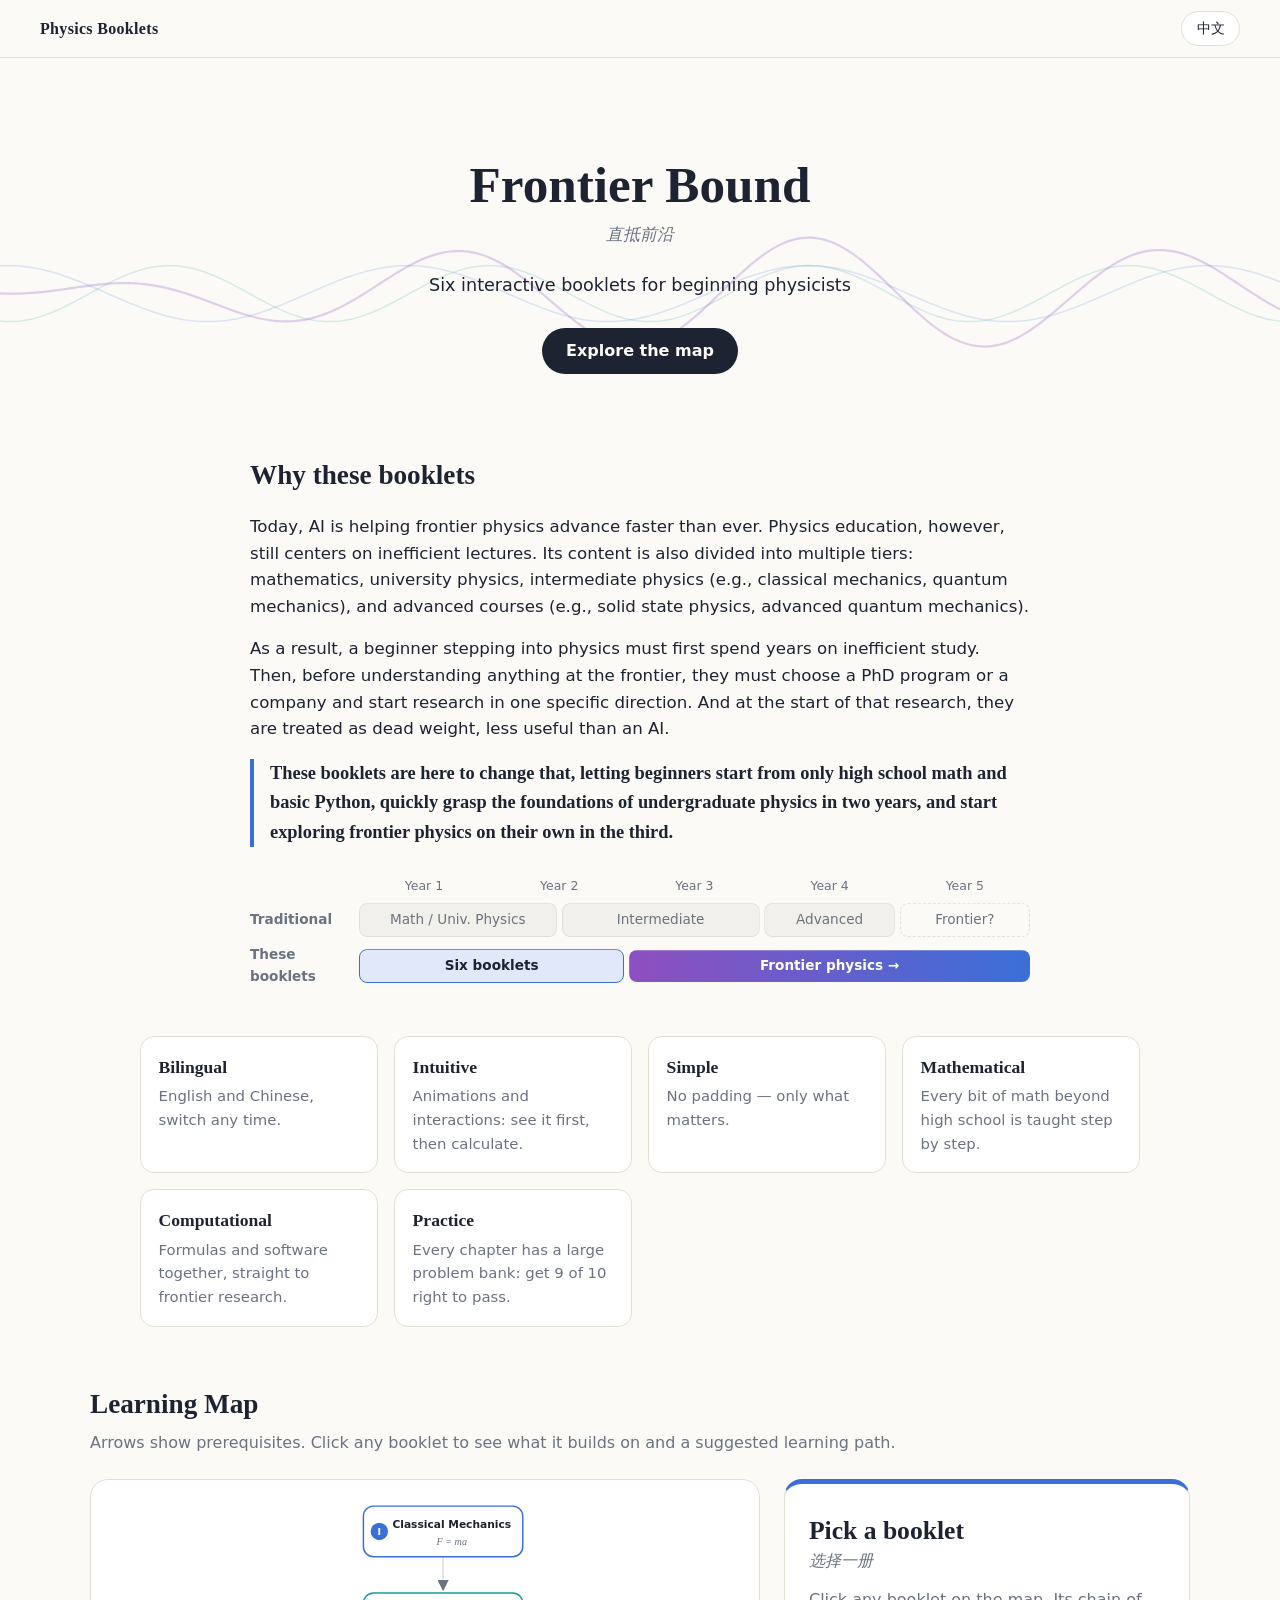
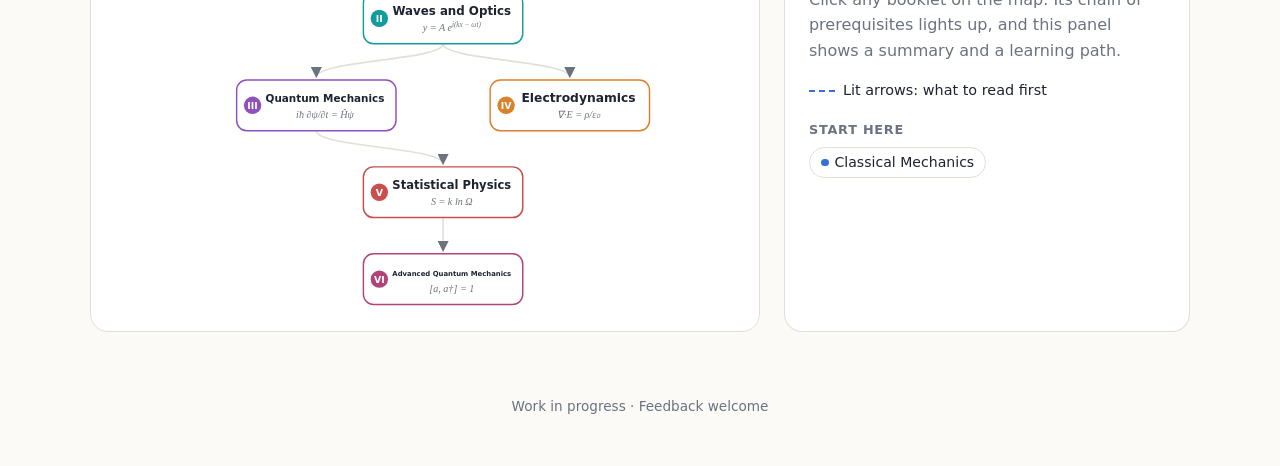
<file: index.html>
<!DOCTYPE html>
<html lang="zh-CN">
<head>
<meta charset="UTF-8">
<meta name="viewport" content="width=device-width, initial-scale=1">
<title>直抵前沿 · Frontier Bound</title>
<meta name="description" content="Bilingual, interactive booklets for physics beginners. 面向物理初学者的双语交互式手册。">
<style>
  :root {
    --bg: #fbfaf7;
    --card: #ffffff;
    --ink: #1d2330;
    --muted: #6b7280;
    --line: #e2dfd7;
    --soft: #f2f0ea;
    --accent: #3b6fd8;
    --serif: "Iowan Old Style", "Palatino Linotype", Palatino, "Noto Serif SC", "Songti SC", serif;
    --sans: system-ui, -apple-system, "Segoe UI", "PingFang SC", "Noto Sans SC", "Microsoft YaHei", sans-serif;
  }
  @media (prefers-color-scheme: dark) {
    :root {
      --bg: #0f1218;
      --card: #171c26;
      --ink: #e7e9ef;
      --muted: #9aa3b2;
      --line: #2b3240;
      --soft: #1d2330;
    }
  }
  * { box-sizing: border-box; }
  html { scroll-behavior: smooth; }
  body {
    margin: 0;
    background: var(--bg);
    color: var(--ink);
    font-family: var(--sans);
    line-height: 1.6;
  }
  a { color: inherit; }

  /* ---------- top bar ---------- */
  .bar {
    position: sticky; top: 0; z-index: 10;
    display: flex; align-items: center; justify-content: space-between;
    padding: 0.7rem clamp(1rem, 4vw, 2.5rem);
    background: color-mix(in srgb, var(--bg) 85%, transparent);
    backdrop-filter: blur(8px);
    border-bottom: 1px solid var(--line);
  }
  .brand { font-family: var(--serif); font-weight: 600; letter-spacing: 0.02em; }
  .lang-btn {
    font: inherit; font-size: 0.9rem; cursor: pointer;
    padding: 0.3rem 0.9rem; border-radius: 999px;
    border: 1px solid var(--line); background: var(--card); color: var(--ink);
  }
  .lang-btn:hover { border-color: var(--accent); }

  /* ---------- hero ---------- */
  .hero {
    position: relative; overflow: hidden;
    padding: clamp(3rem, 9vw, 6rem) clamp(1rem, 4vw, 2.5rem) clamp(2.5rem, 6vw, 4rem);
    text-align: center;
  }
  #waves { position: absolute; inset: 0; width: 100%; height: 100%; z-index: 0; pointer-events: none; }
  .hero > *:not(canvas) { position: relative; z-index: 1; }
  .hero h1 {
    font-family: var(--serif); font-weight: 600;
    font-size: clamp(1.9rem, 5vw, 3.2rem); line-height: 1.2;
    margin: 0 0 0.4rem;
  }
  .hero .alt { color: var(--muted); font-family: var(--serif); font-style: italic; margin: 0 0 1.4rem; font-size: 1.05rem; }
  .hero .lead { max-width: 38rem; margin: 0 auto 1.8rem; font-size: 1.1rem; }
  .cta {
    display: inline-block; text-decoration: none;
    padding: 0.65rem 1.5rem; border-radius: 999px;
    background: var(--ink); color: var(--bg); font-weight: 600;
  }
  .cta:hover { opacity: 0.88; }

  /* ---------- motivation ---------- */
  section.why { max-width: 860px; margin: 0 auto; padding: 1rem clamp(1rem, 4vw, 2.5rem) 3rem; }
  section.why h2 { font-family: var(--serif); font-size: 1.7rem; margin: 0 0 1rem; }
  section.why p { margin: 0 0 1rem; font-size: 1.04rem; }
  section.why .goal {
    font-family: var(--serif); font-size: 1.15rem; font-weight: 600;
    padding-left: 1rem; border-left: 4px solid var(--accent);
  }

  .timeline {
    display: grid; grid-template-columns: 6.5rem repeat(10, 1fr);
    gap: 0.45rem 0.3rem; align-items: center; margin-top: 1.8rem;
    font-size: 0.85rem;
  }
  .tl-year { grid-row: 1; text-align: center; color: var(--muted); font-size: 0.78rem; }
  .tl-label { grid-column: 1; color: var(--muted); font-weight: 600; }
  .seg {
    padding: 0.45rem 0.6rem; border-radius: 8px; text-align: center; line-height: 1.3;
    clip-path: inset(0 100% 0 0);
    transition: clip-path 0.7s ease calc(var(--d, 0) * 0.45s);
  }
  .timeline.shown .seg { clip-path: inset(0 0 0 0); }
  .seg.old   { background: var(--soft); color: var(--muted); border: 1px solid var(--line); }
  .seg.late  { background: transparent; color: var(--muted); border: 1.5px dashed var(--line); }
  .seg.new   { background: color-mix(in srgb, var(--accent) 16%, var(--card)); border: 1px solid var(--accent); font-weight: 600; }
  .seg.front { background: linear-gradient(90deg, #8e4fbf, #3b6fd8); color: #fff; font-weight: 600; }
  @media (max-width: 560px) { .timeline { grid-template-columns: 4.8rem repeat(10, 1fr); font-size: 0.72rem; } }

  /* ---------- principles ---------- */
  .principles {
    display: grid; grid-template-columns: repeat(auto-fit, minmax(190px, 1fr)); gap: 1rem;
    max-width: 1080px; margin: 0 auto; padding: 0 clamp(1rem, 4vw, 2.5rem);
  }
  .principle {
    background: var(--card); border: 1px solid var(--line); border-radius: 14px;
    padding: 1rem 1.1rem;
  }
  .principle b { font-family: var(--serif); font-size: 1.1rem; }
  .principle p { margin: 0.25rem 0 0; color: var(--muted); font-size: 0.93rem; }

  /* ---------- map ---------- */
  section.map { max-width: 1180px; margin: 0 auto; padding: 3.5rem clamp(1rem, 4vw, 2.5rem) 2rem; }
  section.map h2 { font-family: var(--serif); font-size: 1.7rem; margin: 0 0 0.2rem; }
  section.map .hint { color: var(--muted); margin: 0 0 1.5rem; }
  .map-grid { display: grid; grid-template-columns: minmax(0, 1.65fr) minmax(280px, 1fr); gap: 1.5rem; align-items: start; }
  @media (max-width: 860px) { .map-grid { grid-template-columns: 1fr; } }

  .graph-wrap { background: var(--card); border: 1px solid var(--line); border-radius: 18px; padding: 0.5rem; }
  #graph { width: 100%; height: auto; display: block; user-select: none; }

  .edge { fill: none; stroke: var(--line); stroke-width: 2.2; transition: stroke 0.25s, opacity 0.25s; }
  .edge.on { stroke: var(--sel); stroke-width: 2.6; stroke-dasharray: 7 6; animation: flow 0.9s linear infinite; }
  .edge.next { stroke: color-mix(in srgb, var(--sel) 40%, var(--line)); }
  .edge.dim { opacity: 0.35; }
  @keyframes flow { to { stroke-dashoffset: -13; } }

  .node { cursor: pointer; transition: opacity 0.25s; outline: none; }
  .node rect.box { fill: var(--card); stroke: var(--c); stroke-width: 2; transition: fill 0.25s, stroke-width 0.25s; }
  .node:hover rect.box, .node:focus-visible rect.box { stroke-width: 3; }
  .node .badge { fill: var(--c); }
  .node .badge-t { fill: #fff; font: 600 13px var(--sans); text-anchor: middle; dominant-baseline: central; }
  .node .title { fill: var(--ink); font: 600 17px var(--sans); text-anchor: middle; }
  .node .eq { fill: var(--muted); font: italic 14px var(--serif); text-anchor: middle; }
  .node.self rect.box { fill: color-mix(in srgb, var(--c) 16%, var(--card)); stroke-width: 3.5; }
  .node.next { opacity: 0.7; }
  .node.dim { opacity: 0.28; }

  /* ---------- detail panel ---------- */
  .panel {
    background: var(--card); border: 1px solid var(--line); border-radius: 18px;
    padding: 1.4rem 1.5rem; min-height: 100%;
    border-top: 5px solid var(--sel, var(--line));
    transition: border-color 0.25s;
  }
  .panel .meta { display: flex; justify-content: space-between; align-items: center; font-size: 0.85rem; color: var(--muted); }
  .status { padding: 0.1rem 0.6rem; border-radius: 999px; background: var(--soft); }
  .panel h3 { font-family: var(--serif); font-size: 1.6rem; margin: 0.5rem 0 0; line-height: 1.25; }
  .panel .alt { color: var(--muted); font-family: var(--serif); font-style: italic; margin: 0.1rem 0 0.8rem; }
  .panel .eq { font-family: var(--serif); font-style: italic; font-size: 1.25rem; color: var(--sel); margin: 0 0 0.6rem; }
  .panel h4 { margin: 1.1rem 0 0.4rem; font-size: 0.8rem; letter-spacing: 0.06em; text-transform: uppercase; color: var(--muted); }
  .panel p { margin: 0; }
  .chips { display: flex; flex-wrap: wrap; gap: 0.4rem; }
  .chip {
    font: inherit; font-size: 0.88rem; padding: 0.2rem 0.7rem; border-radius: 999px;
    background: var(--soft); border: 1px solid transparent; color: var(--ink);
  }
  button.chip { cursor: pointer; border-color: var(--line); background: var(--card); }
  button.chip:hover { border-color: var(--c); }
  button.chip::before { content: ""; display: inline-block; width: 0.55em; height: 0.55em; border-radius: 50%; background: var(--c); margin-right: 0.4em; vertical-align: 0.05em; }
  .none { color: var(--muted); font-size: 0.9rem; }
  .path { display: flex; flex-wrap: wrap; align-items: center; gap: 0.3rem; list-style: none; padding: 0; margin: 0; }
  .path li { display: flex; align-items: center; gap: 0.3rem; }
  .path li + li::before { content: "→"; color: var(--muted); }
  .read {
    display: inline-block; margin-top: 1.4rem; padding: 0.55rem 1.3rem; border-radius: 999px;
    text-decoration: none; font-weight: 600; background: var(--sel); color: #fff;
  }
  .read[aria-disabled="true"] { background: var(--soft); color: var(--muted); pointer-events: none; }
  .empty p { color: var(--muted); }
  .empty .legend { display: grid; gap: 0.45rem; margin-top: 1rem; font-size: 0.9rem; }
  .legend span { display: inline-block; width: 26px; height: 0; vertical-align: middle; margin-right: 0.5rem; border-top: 2.6px dashed var(--accent); }

  footer { text-align: center; color: var(--muted); font-size: 0.85rem; padding: 2rem 1rem 3rem; }
</style>
</head>
<body>

<header class="bar">
  <span class="brand" data-zh="物理手册" data-en="Physics Booklets">物理手册</span>
  <button class="lang-btn" id="langBtn" type="button" aria-label="Switch language / 切换语言">EN</button>
</header>

<section class="hero">
  <canvas id="waves" aria-hidden="true"></canvas>
  <h1 data-zh="直抵前沿" data-en="Frontier Bound">直抵前沿</h1>
  <p class="alt" data-zh="Frontier Bound" data-en="直抵前沿">Frontier Bound</p>
  <p class="lead"
     data-zh="写给物理初学者的六本互动手册"
     data-en="Six interactive booklets for beginning physicists">
     写给物理初学者的六本互动手册</p>
  <a class="cta" href="#map" data-zh="查看学习地图" data-en="Explore the map">查看学习地图</a>
</section>

<section class="why" id="why">
  <h2 data-zh="为什么写这套书" data-en="Why these booklets">为什么写这套书</h2>
  <p data-zh="现在，AI 正帮助前沿物理以前所未有的速度飞速进展。然而，物理教学仍以低效的课堂讲授为核心。教学内容也按数学、大学物理、进阶物理（经典力学、量子力学等）、高等课程（固体物理、高等量子力学等）进行多层区分。"
     data-en="Today, AI is helping frontier physics advance faster than ever. Physics education, however, still centers on inefficient lectures. Its content is also divided into multiple tiers: mathematics, university physics, intermediate physics (e.g., classical mechanics, quantum mechanics), and advanced courses (e.g., solid state physics, advanced quantum mechanics).">
     现在，AI 正帮助前沿物理以前所未有的速度飞速进展。然而，物理教学仍以低效的课堂讲授为核心。教学内容也按数学、大学物理、进阶物理（经典力学、量子力学等）、高等课程（固体物理、高等量子力学等）进行多层区分。</p>
  <p data-zh="这就导致一名物理初学者迈入物理学习的大门后，要先低效地苦读数年。在还不理解任何前沿的时候，就要选择进入博士项目或公司做特定方向的研究。而研究刚开始，又会被当作一个不如 AI 的累赘。"
     data-en="As a result, a beginner stepping into physics must first spend years on inefficient study. Then, before understanding anything at the frontier, they must choose a PhD program or a company and start research in one specific direction. And at the start of that research, they are treated as dead weight, less useful than an AI.">
     这就导致一名物理初学者迈入物理学习的大门后，要先低效地苦读数年。在还不理解任何前沿的时候，就要选择进入博士项目或公司做特定方向的研究。而研究刚开始，又会被当作一个不如 AI 的累赘。</p>
  <p class="goal" data-zh="这套教材就是为了改变这种情况，让初学者仅从基础的高中数学和Python编程开始，用两年时间快速理解基础的本科物理，并在第三年就能开始自行接触前沿物理。"
     data-en="These booklets are here to change that, letting beginners start from only high school math and basic Python, quickly grasp the foundations of undergraduate physics in two years, and start exploring frontier physics on their own in the third.">
     这套教材就是为了改变这种情况，让初学者仅从基础的高中数学和Python编程开始，用两年时间快速理解基础的本科物理，并在第三年就能开始自行接触前沿物理。</p>

  <div class="timeline" id="timeline" role="img"
       aria-label="传统路径：四年课程后才接触前沿；这套手册：两年打基础，第三年接触前沿。Traditional path: frontier only after four years of courses. These booklets: two years of foundations, frontier from year three.">
    <div class="tl-year" style="grid-column: 2 / 4" data-zh="第 1 年" data-en="Year 1">第 1 年</div>
    <div class="tl-year" style="grid-column: 4 / 6" data-zh="第 2 年" data-en="Year 2">第 2 年</div>
    <div class="tl-year" style="grid-column: 6 / 8" data-zh="第 3 年" data-en="Year 3">第 3 年</div>
    <div class="tl-year" style="grid-column: 8 / 10" data-zh="第 4 年" data-en="Year 4">第 4 年</div>
    <div class="tl-year" style="grid-column: 10 / 12" data-zh="第 5 年" data-en="Year 5">第 5 年</div>

    <div class="tl-label" style="grid-row: 2" data-zh="传统路径" data-en="Traditional">传统路径</div>
    <div class="seg old"  style="grid-row: 2; grid-column: 2 / 5; --d: 0" data-zh="数学 · 大学物理" data-en="Math / Univ. Physics">数学 · 大学物理</div>
    <div class="seg old"  style="grid-row: 2; grid-column: 5 / 8; --d: 1" data-zh="进阶物理" data-en="Intermediate">进阶物理</div>
    <div class="seg old"  style="grid-row: 2; grid-column: 8 / 10; --d: 2" data-zh="高等课程" data-en="Advanced">高等课程</div>
    <div class="seg late" style="grid-row: 2; grid-column: 10 / 12; --d: 3" data-zh="前沿？" data-en="Frontier?">前沿？</div>

    <div class="tl-label" style="grid-row: 3" data-zh="这套手册" data-en="These booklets">这套手册</div>
    <div class="seg new"   style="grid-row: 3; grid-column: 2 / 6; --d: 0.5" data-zh="六本手册" data-en="Six booklets">六本手册</div>
    <div class="seg front" style="grid-row: 3; grid-column: 6 / 12; --d: 1.5" data-zh="前沿物理 →" data-en="Frontier physics →">前沿物理 →</div>
  </div>
</section>

<div class="principles">
  <div class="principle"><b data-zh="双语" data-en="Bilingual">双语</b>
    <p data-zh="中英对照，随时一键切换。" data-en="English and Chinese, switch any time.">中英对照，随时一键切换。</p></div>
  <div class="principle"><b data-zh="直观" data-en="Intuitive">直观</b>
    <p data-zh="动画与交互：先看见，再计算。" data-en="Animations and interactions: see it first, then calculate.">动画与交互：先看见，再计算。</p></div>
  <div class="principle"><b data-zh="简洁" data-en="Simple">简洁</b>
    <p data-zh="不堆砌文字，只讲要点。" data-en="No padding — only what matters.">不堆砌文字，只讲要点。</p></div>
  <div class="principle"><b data-zh="数学" data-en="Mathematical">数学</b>
    <p data-zh="超出高中的数学，都会循序渐进地教。" data-en="Every bit of math beyond high school is taught step by step.">超出高中的数学，都会循序渐进地教。</p></div>
  <div class="principle"><b data-zh="计算" data-en="Computational">计算</b>
    <p data-zh="公式与软件并用，直抵前沿研究。" data-en="Formulas and software together, straight to frontier research.">公式与软件并用，直抵前沿研究。</p></div>
  <div class="principle"><b data-zh="练习" data-en="Practice">练习</b>
    <p data-zh="每章配海量习题，一组 10 题答对 9 题即通过。" data-en="Every chapter has a large problem bank: get 9 of 10 right to pass.">每章配海量习题，一组 10 题答对 9 题即通过。</p></div>
</div>

<section class="map" id="map">
  <h2 data-zh="学习地图" data-en="Learning Map">学习地图</h2>
  <p class="hint" data-zh="箭头表示前置关系。点击任意一册，查看它的前置知识与推荐学习路径。"
     data-en="Arrows show prerequisites. Click any booklet to see what it builds on and a suggested learning path.">
     箭头表示前置关系。点击任意一册，查看它的前置知识与推荐学习路径。</p>
  <div class="map-grid">
    <div class="graph-wrap">
      <svg id="graph" viewBox="0 0 900 600" role="group" aria-label="Prerequisite map / 前置关系图"></svg>
    </div>
    <aside class="panel" id="panel" aria-live="polite"></aside>
  </div>
</section>

<footer data-zh="持续编写中 · 欢迎反馈" data-en="Work in progress · Feedback welcome">持续编写中 · 欢迎反馈</footer>

<script>
/* =========================================================
   Booklet data. To publish a booklet, set ready: true and
   put its pages in the folder named by `slug`.
   ========================================================= */
const BOOKS = [
  // Order = numbering: top-to-bottom, left-to-right as on the map. Every prerequisite sits in a higher row,
  // so this is also a valid reading order (used for the suggested learning path).
  { id: "cm", slug: "classical-mechanics", color: "#3b6fd8", x: 475, y: 60, ready: true,
    title: { zh: "经典力学", en: "Classical Mechanics" },
    eq: "F = ma",
    desc: { zh: "从牛顿定律出发，到拉格朗日与哈密顿力学。整套书的起点。",
            en: "From Newton's laws to Lagrangian and Hamiltonian mechanics. The starting point of the series." },
    math: [ { zh: "微积分", en: "Calculus" }, { zh: "线性代数", en: "Linear Algebra" }, { zh: "复数", en: "Complex Numbers" } ],
    prereq: [] },
  { id: "wo", slug: "waves-and-optics", color: "#139c9c", x: 475, y: 180, ready: false,
    title: { zh: "波与光学", en: "Waves and Optics" },
    eq: "y = A e^{i(kx − ωt)}",
    desc: { zh: "振动、波的叠加、干涉与衍射，以及几何光学。",
            en: "Oscillations, superposition, interference, diffraction and geometric optics." },
    math: [],
    prereq: ["cm"] },
  { id: "qm", slug: "quantum-mechanics", color: "#8e4fbf", x: 300, y: 300, ready: false,
    title: { zh: "量子力学", en: "Quantum Mechanics" },
    eq: "iħ ∂ψ/∂t = Ĥψ",
    desc: { zh: "波函数、薛定谔方程、自旋与对称性。",
            en: "Wavefunctions, the Schrödinger equation, spin and symmetry." },
    math: [ { zh: "群论", en: "Group Theory" } ],
    prereq: ["wo"] },
  { id: "ed", slug: "electrodynamics", color: "#d9822b", x: 650, y: 300, ready: false,
    title: { zh: "电动力学", en: "Electrodynamics" },
    eq: "∇·E = ρ/ε₀",
    desc: { zh: "电场、磁场与麦克斯韦方程组——以及为什么光是电磁波。",
            en: "Electric and magnetic fields, Maxwell's equations — and why light is an electromagnetic wave." },
    math: [ { zh: "偏微分方程", en: "Partial Differential Equations" } ],
    prereq: ["wo"] },
  { id: "sp", slug: "statistical-physics", color: "#c94f4f", x: 475, y: 420, ready: false,
    title: { zh: "统计物理", en: "Statistical Physics" },
    eq: "S = k ln Ω",
    desc: { zh: "热力学定律，以及如何从大量粒子的随机运动中理解温度、熵与相变。",
            en: "The laws of thermodynamics, and how temperature, entropy and phase transitions emerge from the random motion of many particles." },
    math: [ { zh: "数理统计", en: "Mathematical Statistics" } ],
    prereq: ["qm"] },
  { id: "aqm", slug: "advanced-quantum-mechanics", color: "#b0447a", x: 475, y: 540, ready: false,
    title: { zh: "高等量子力学", en: "Advanced Quantum Mechanics" },
    eq: "[a, a†] = 1",
    desc: { zh: "二次量子化、散射理论、路径积分与相对论性量子力学。",
            en: "Second quantization, scattering theory, path integrals and relativistic quantum mechanics." },
    math: [],
    prereq: ["sp"] },
];

const UI = {
  vol:        { zh: "第 {n} 册",            en: "Vol. {n}" },
  planned:    { zh: "编写中",               en: "In progress" },
  available:  { zh: "已上线",               en: "Available" },
  math:       { zh: "顺带学习的数学",        en: "Math you'll learn" },
  mathNone:   { zh: "沿用前置册中的数学工具", en: "Uses tools from earlier booklets" },
  prereq:     { zh: "前置",                 en: "Prerequisites" },
  prereqNone: { zh: "无——从这里开始",        en: "None — start here" },
  path:       { zh: "推荐学习路径",          en: "Suggested path" },
  unlocks:    { zh: "学完之后可以读",        en: "Unlocks" },
  unlocksNone:{ zh: "——",                   en: "—" },
  read:       { zh: "开始阅读",             en: "Start reading" },
  soon:       { zh: "即将推出",             en: "Coming soon" },
  emptyTitle: { zh: "选择一册",             en: "Pick a booklet" },
  emptyText:  { zh: "点击左侧地图中的任意一册。它的前置链条会被点亮，这里会显示内容简介与学习路径。",
                en: "Click any booklet on the map. Its chain of prerequisites lights up, and this panel shows a summary and a learning path." },
  legendPath: { zh: "点亮的箭头：需要先读的内容", en: "Lit arrows: what to read first" },
  start:      { zh: "从这里开始",            en: "Start here" },
};

/* ---------- graph helpers ---------- */
const ROMAN = ["I", "II", "III", "IV", "V", "VI"];
const byId = Object.fromEntries(BOOKS.map((b, i) => [b.id, { ...b, vol: ROMAN[i] }]));
const ancestors = id => {
  const out = new Set();
  const walk = k => byId[k].prereq.forEach(p => { if (!out.has(p)) { out.add(p); walk(p); } });
  walk(id);
  return out;
};
const children = id => BOOKS.filter(b => b.prereq.includes(id)).map(b => b.id);
const descendants = id => {
  const out = new Set();
  const walk = k => children(k).forEach(c => { if (!out.has(c)) { out.add(c); walk(c); } });
  walk(id);
  return out;
};
// Draw only the direct arrows that are not implied by another path (transitive reduction).
const EDGES = [];
BOOKS.forEach(b => b.prereq.forEach(p => {
  const implied = b.prereq.some(q => q !== p && ancestors(q).has(p));
  if (!implied) EDGES.push([p, b.id]);
}));

/* ---------- state ---------- */
let lang = localStorage.getItem("booklets-lang") ||
           ((navigator.language || "").toLowerCase().startsWith("zh") ? "zh" : "en");
let locked = null;   // selected by click
let preview = null;  // selected by hover

const t = (obj, vars = {}) => obj[lang].replace(/\{(\w+)\}/g, (_, k) => vars[k]);
const other = () => (lang === "zh" ? "en" : "zh");

/* ---------- SVG map ---------- */
const svg = document.getElementById("graph");
const NS = "http://www.w3.org/2000/svg";
const W = 220, H = 70;
// Equations may contain ^{...} for superscripts.
const eqParts = eq => eq.split(/(\^\{[^}]*\})/).filter(Boolean)
  .map(p => p.startsWith("^{") ? { sup: true, text: p.slice(2, -1) } : { sup: false, text: p });
const eqHTML = eq => eqParts(eq).map(p => (p.sup ? `<sup>${p.text}</sup>` : p.text)).join("");
function eqSVG(textEl, eq) {
  let raised = false;
  eqParts(eq).forEach(p => {
    const ts = el("tspan", {}, textEl);
    if (p.sup !== raised) ts.setAttribute("dy", p.sup ? -6 : 6);
    if (p.sup) ts.style.fontSize = "10px";
    raised = p.sup;
    ts.textContent = p.text;
  });
}

const el = (tag, attrs = {}, parent) => {
  const e = document.createElementNS(NS, tag);
  for (const k in attrs) e.setAttribute(k, attrs[k]);
  if (parent) parent.appendChild(e);
  return e;
};

function buildGraph() {
  svg.innerHTML = "";
  const defs = el("defs", {}, svg);
  const marker = el("marker", { id: "arrow", viewBox: "0 0 10 10", refX: 9, refY: 5,
    markerWidth: 7, markerHeight: 7, orient: "auto-start-reverse" }, defs);
  el("path", { d: "M0,0 L10,5 L0,10 z", style: "fill: var(--muted)" }, marker);

  const edgeLayer = el("g", {}, svg);
  EDGES.forEach(([a, b]) => {
    const A = byId[a], B = byId[b];
    const x1 = A.x, y1 = A.y + H / 2, x2 = B.x, y2 = B.y - H / 2 - 4;
    // An edge that skips a row runs straight down (through a gap left in the layout), then bends.
    const yb = B.y - A.y > 200 ? B.y - H / 2 - 75 : y1;
    const my = (yb + y2) / 2;
    el("path", { class: "edge", "data-from": a, "data-to": b, "marker-end": "url(#arrow)",
      d: `M${x1},${y1} L${x1},${yb} C${x1},${my} ${x2},${my} ${x2},${y2}` }, edgeLayer);
  });

  BOOKS.forEach(b0 => {
    const b = byId[b0.id];
    const g = el("g", { class: "node", "data-id": b.id, tabindex: 0, role: "button",
      style: `--c:${b.color}` }, svg);
    el("rect", { class: "box", x: b.x - W / 2, y: b.y - H / 2, width: W, height: H, rx: 14 }, g);
    el("circle", { class: "badge", cx: b.x - W / 2 + 22, cy: b.y, r: 12 }, g);
    el("text", { class: "badge-t", x: b.x - W / 2 + 22, y: b.y }, g).textContent = b.vol;
    const title = el("text", { class: "title", x: b.x + 12, y: b.y - 5 }, g);
    title.textContent = (b.short && b.short[lang]) || b.title[lang];
    const room = W - 56, len = title.getComputedTextLength();
    if (len > room) title.style.fontSize = `${(17 * room) / len}px`;  // shrink long titles to fit
    eqSVG(el("text", { class: "eq", x: b.x + 12, y: b.y + 18 }, g), b.eq);

    g.addEventListener("mouseenter", () => { preview = b.id; render(); });
    g.addEventListener("mouseleave", () => { preview = null; render(); });
    g.addEventListener("click", () => { locked = locked === b.id ? null : b.id; render(); });
    g.addEventListener("keydown", e => {
      if (e.key === "Enter" || e.key === " ") { e.preventDefault(); locked = b.id; render(); }
    });
  });
}

function render() {
  const sel = preview || locked;
  const book = sel && byId[sel];
  document.documentElement.style.setProperty("--sel", book ? book.color : "var(--accent)");

  const up = sel ? ancestors(sel) : new Set();
  const down = sel ? descendants(sel) : new Set();

  svg.querySelectorAll(".node").forEach(n => {
    const id = n.dataset.id;
    n.classList.toggle("self", id === sel);
    n.classList.toggle("next", !!sel && down.has(id));
    n.classList.toggle("dim", !!sel && id !== sel && !up.has(id) && !down.has(id));
    n.setAttribute("aria-pressed", id === locked);
    n.setAttribute("aria-label", `${byId[id].title.zh} ${byId[id].title.en}`);
  });
  svg.querySelectorAll(".edge").forEach(e => {
    const a = e.dataset.from, b = e.dataset.to;
    const onPath = sel && (b === sel || up.has(b)) && up.has(a);
    const forward = sel && (a === sel || down.has(a)) && down.has(b);
    e.classList.toggle("on", !!onPath);
    e.classList.toggle("next", !!forward);
    e.classList.toggle("dim", !!sel && !onPath && !forward);
  });
  svg.querySelectorAll(".edge.next, .edge.on").forEach(e => e.parentNode.appendChild(e));  // draw lit edges on top

  renderPanel(book);
}

/* ---------- detail panel ---------- */
const panel = document.getElementById("panel");
const chip = id => `<button class="chip" type="button" data-go="${id}" style="--c:${byId[id].color}">${byId[id].title[lang]}</button>`;

function renderPanel(b) {
  if (!b) {
    panel.innerHTML = `
      <div class="empty">
        <h3>${t(UI.emptyTitle)}</h3>
        <p class="alt">${UI.emptyTitle[other()]}</p>
        <p>${t(UI.emptyText)}</p>
        <div class="legend"><div><span></span>${t(UI.legendPath)}</div></div>
        <h4>${t(UI.start)}</h4>
        <div class="chips">${BOOKS.filter(x => !x.prereq.length).map(x => chip(x.id)).join("")}</div>
      </div>`;
  } else {
    const path = BOOKS.filter(x => ancestors(b.id).has(x.id) || x.id === b.id).map(x => x.id);
    const kids = children(b.id);
    const href = `${b.slug}/index.html`;
    panel.innerHTML = `
      <div class="meta"><span>${t(UI.vol, { n: b.vol })}</span>
        <span class="status">${t(b.ready ? UI.available : UI.planned)}</span></div>
      <h3>${b.title[lang]}</h3>
      <p class="alt">${b.title[other()]}</p>
      <p class="eq">${eqHTML(b.eq)}</p>
      <p>${b.desc[lang]}</p>

      <h4>${t(UI.math)}</h4>
      ${b.math.length
        ? `<div class="chips">${b.math.map(m => `<span class="chip">${m[lang]}</span>`).join("")}</div>`
        : `<p class="none">${t(UI.mathNone)}</p>`}

      <h4>${t(UI.prereq)}</h4>
      ${b.prereq.length
        ? `<div class="chips">${b.prereq.map(chip).join("")}</div>`
        : `<p class="none">${t(UI.prereqNone)}</p>`}

      ${path.length > 1 ? `<h4>${t(UI.path)}</h4>
        <ol class="path">${path.map(id => `<li>${chip(id)}</li>`).join("")}</ol>` : ""}

      <h4>${t(UI.unlocks)}</h4>
      ${kids.length
        ? `<div class="chips">${kids.map(chip).join("")}</div>`
        : `<p class="none">${t(UI.unlocksNone)}</p>`}

      <a class="read" href="${href}" aria-disabled="${!b.ready}">${t(b.ready ? UI.read : UI.soon)}</a>`;
  }
  panel.querySelectorAll("[data-go]").forEach(btn =>
    btn.addEventListener("click", () => { locked = btn.dataset.go; preview = null; render(); }));
}

/* ---------- language ---------- */
const langBtn = document.getElementById("langBtn");
function applyLang() {
  document.documentElement.lang = lang === "zh" ? "zh-CN" : "en";
  document.querySelectorAll("[data-zh]").forEach(e => { e.textContent = e.dataset[lang]; });
  langBtn.textContent = lang === "zh" ? "EN" : "中文";
  document.title = lang === "zh"
    ? "直抵前沿 · Frontier Bound"
    : "Frontier Bound · 直抵前沿";
  buildGraph();
  render();
}
langBtn.addEventListener("click", () => {
  lang = other();
  localStorage.setItem("booklets-lang", lang);
  applyLang();
});

/* ---------- hero animation: two waves and their superposition ---------- */
(function waves() {
  const cv = document.getElementById("waves");
  const ctx = cv.getContext("2d");
  const dark = window.matchMedia("(prefers-color-scheme: dark)");
  let w = 0, h = 0;

  function resize() {
    const dpr = window.devicePixelRatio || 1;
    w = cv.clientWidth; h = cv.clientHeight;
    cv.width = w * dpr; cv.height = h * dpr;
    ctx.setTransform(dpr, 0, 0, dpr, 0, 0);
  }
  function line(f, color, width) {
    ctx.beginPath();
    for (let x = 0; x <= w; x += 4) {
      const y = h * 0.62 + f(x);
      x ? ctx.lineTo(x, y) : ctx.moveTo(x, y);
    }
    ctx.strokeStyle = color; ctx.lineWidth = width; ctx.stroke();
  }
  function frame(ms) {
    const s = ms / 1000;
    const A = Math.min(h * 0.09, 28);
    const k = (2 * Math.PI) / Math.max(w / 3.2, 260);
    const f1 = x => A * Math.sin(k * x - 1.1 * s);
    const f2 = x => A * Math.sin(1.25 * k * x + 0.9 * s);
    const a = dark.matches ? 0.22 : 0.16;
    ctx.clearRect(0, 0, w, h);
    line(f1, `rgba(59,111,216,${a})`, 1.5);
    line(f2, `rgba(19,156,156,${a})`, 1.5);
    line(x => f1(x) + f2(x), `rgba(142,79,191,${a * 1.6})`, 2.2);
    requestAnimationFrame(frame);
  }
  resize();
  window.addEventListener("resize", resize);
  requestAnimationFrame(frame);
})();

/* ---------- reveal the timeline when it scrolls into view ---------- */
(function () {
  const tl = document.getElementById("timeline");
  if (!("IntersectionObserver" in window)) { tl.classList.add("shown"); return; }
  const io = new IntersectionObserver(entries => {
    if (entries.some(e => e.isIntersecting)) { tl.classList.add("shown"); io.disconnect(); }
  }, { threshold: 0.4 });
  io.observe(tl);
})();

applyLang();
</script>
</body>
</html>
</file>
